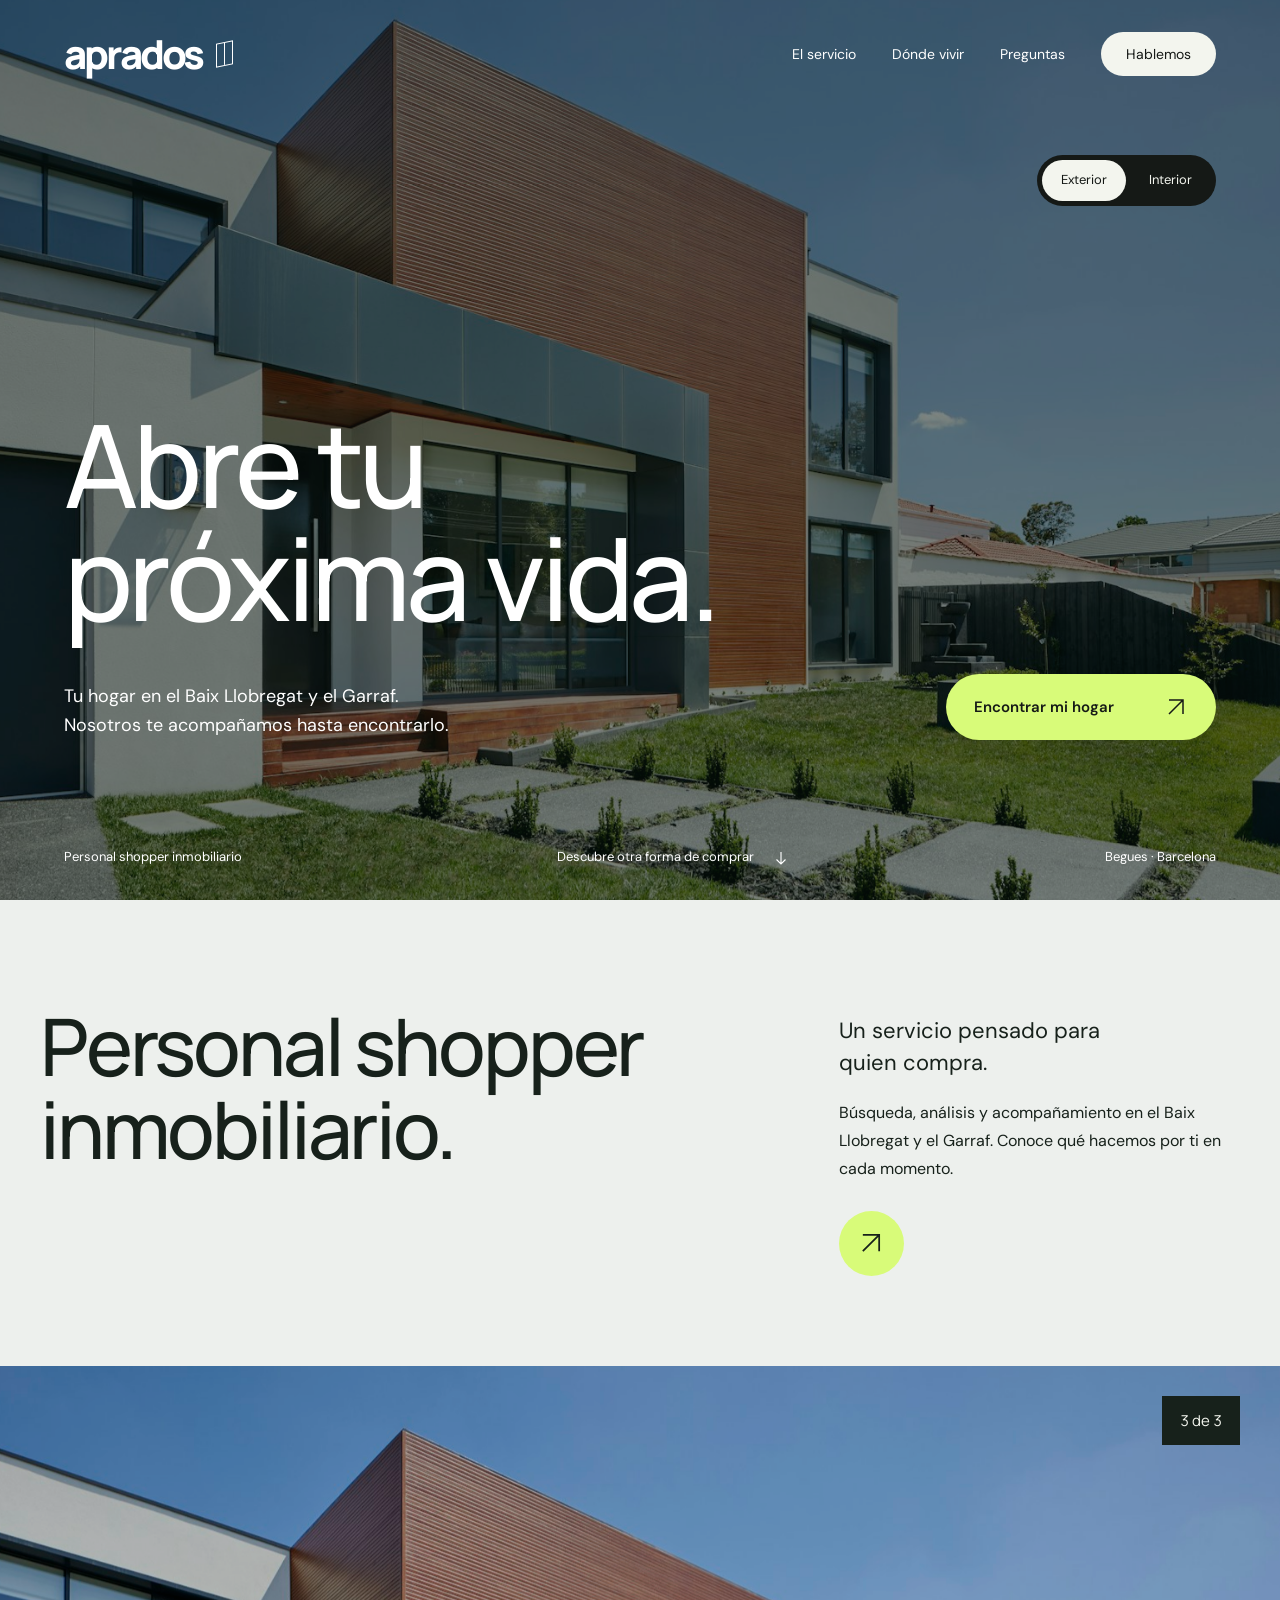
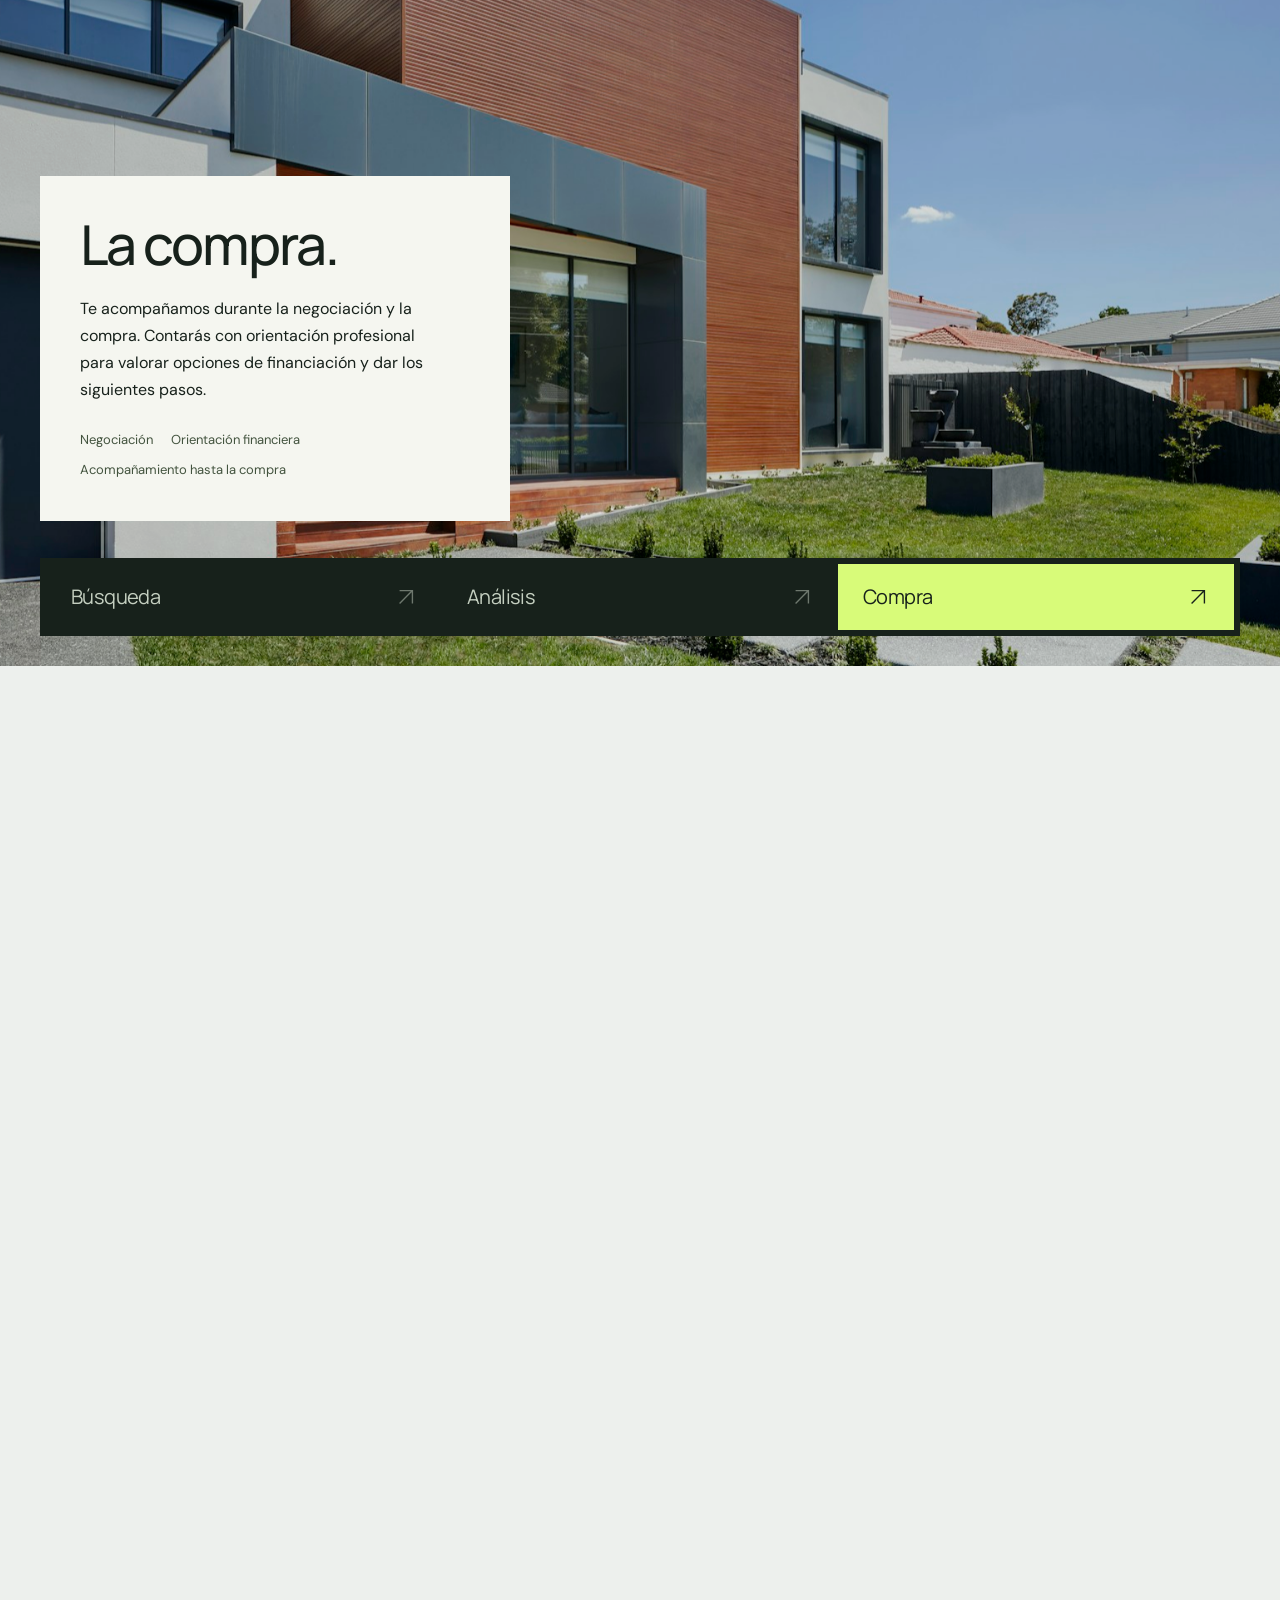
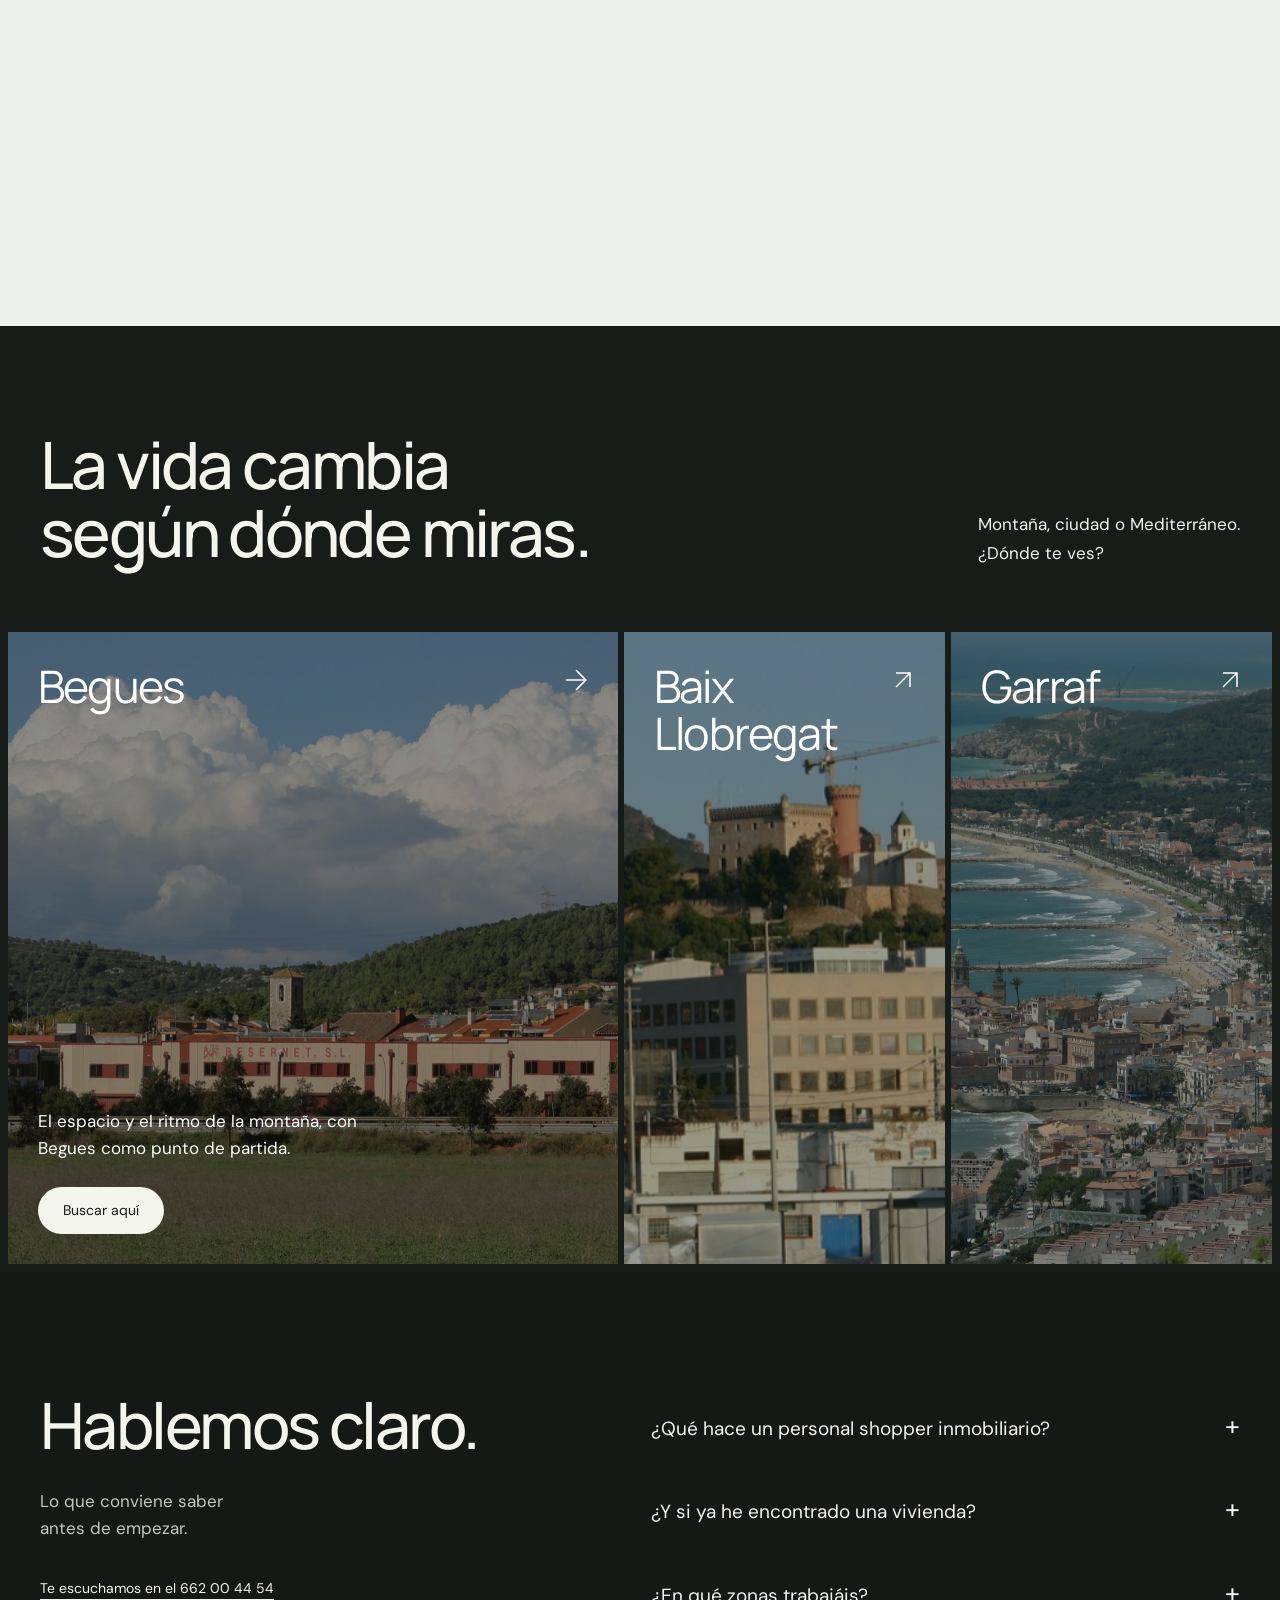
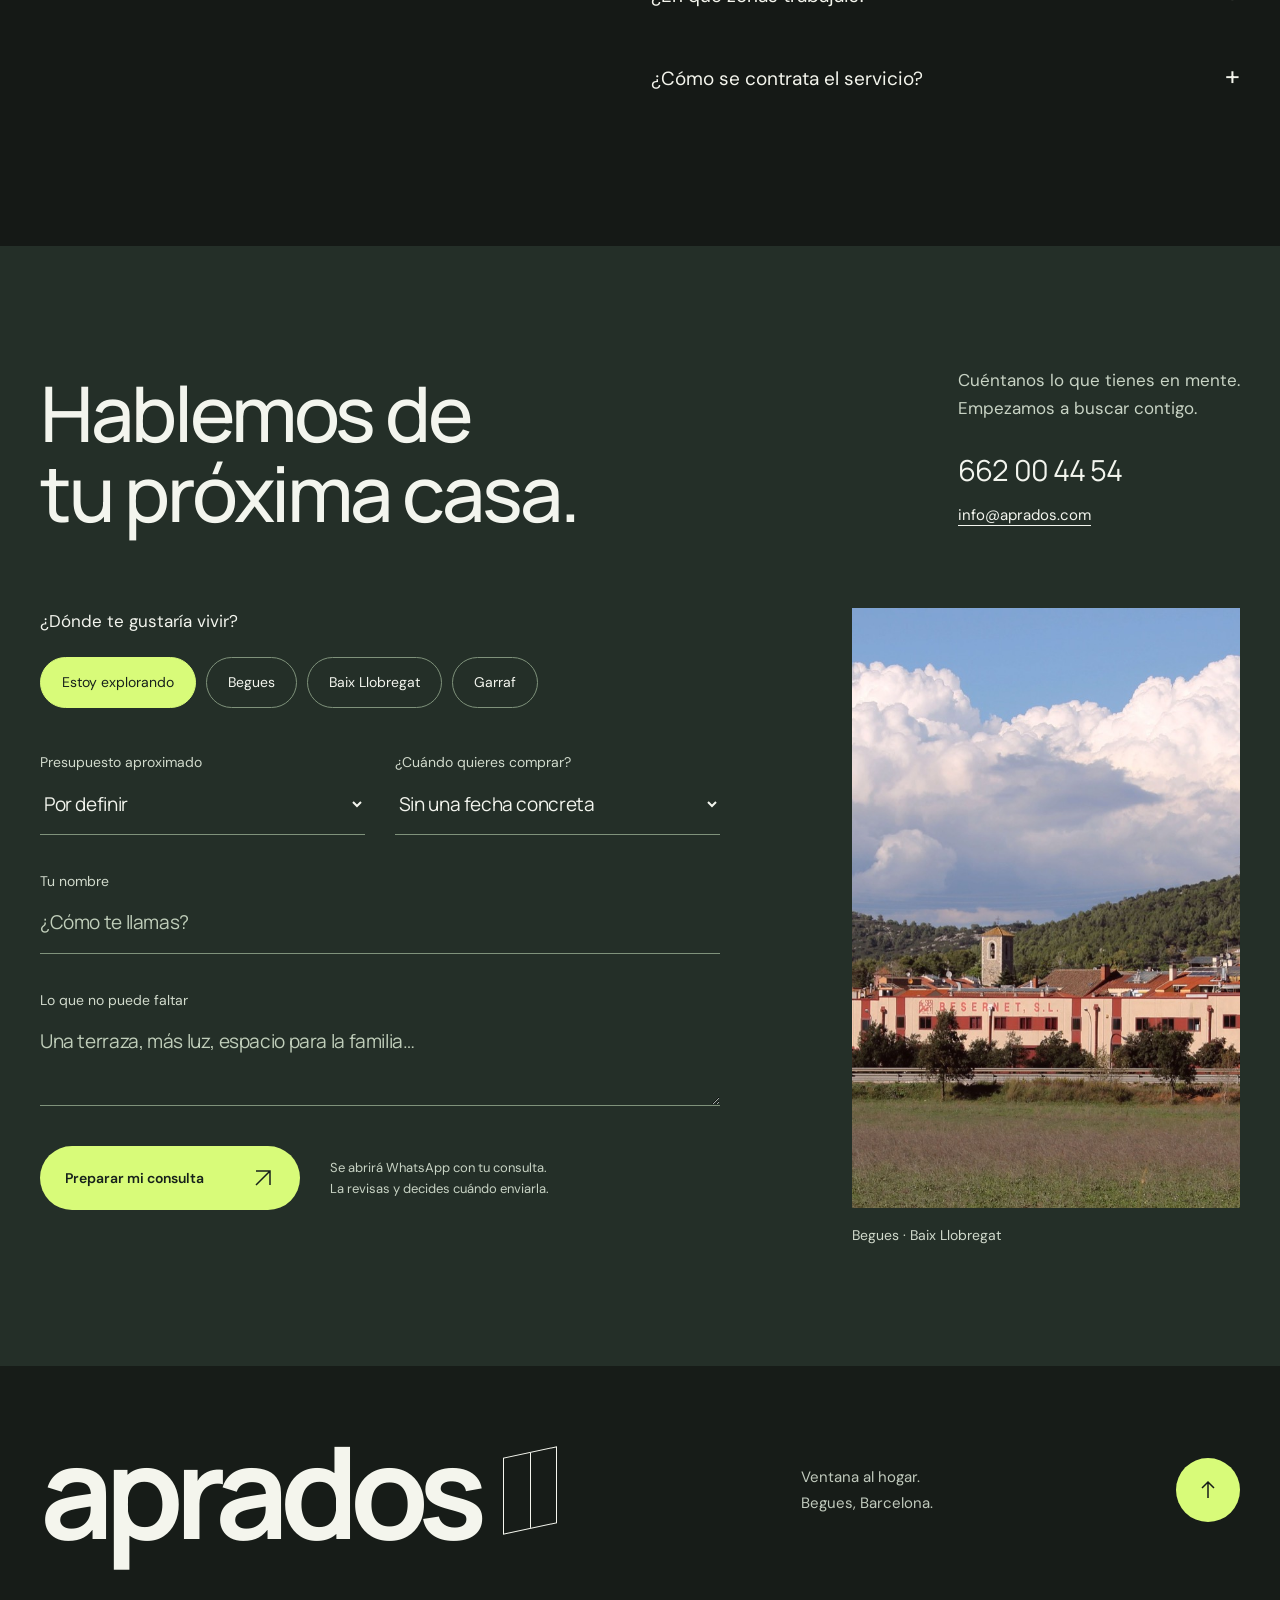
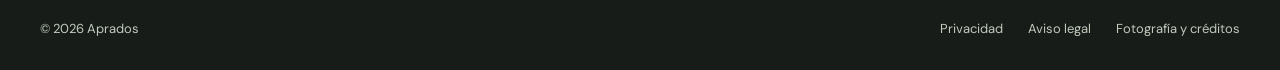
<file: index.html>
<!doctype html>
<html lang="es">
<head>
 <meta charset="UTF-8"/><link rel="stylesheet" href="assets/style.css?v=8"/><meta name="viewport" content="width=device-width, initial-scale=1"/>
 <title>Aprados · Encuentra tu lugar en Baix Llobregat y Garraf</title>
 <meta name="description" content="Personal shopper inmobiliario en Baix Llobregat y Garraf. Aprados te acompaña desde la búsqueda de tu vivienda hasta la compra. Cuéntanos qué hogar buscas."/>
 <meta name="theme-color" content="#151916"/>
 <link rel="icon" href="favicon.svg" type="image/svg+xml"/>
 <link rel="stylesheet" href="assets/fonts.css"/>
</head>
<body>
 <a class="skip" href="#contenido">Saltar al contenido</a>
 <header class="header wrap">
  <a href="./index.html" class="wordmark" aria-label="Aprados, inicio">aprados<span class="logo-window" aria-hidden="true"></span></a>
  <button class="menu-toggle" aria-expanded="false" aria-controls="navigation">Menú <span aria-hidden="true">+</span></button>
  <nav id="navigation" aria-label="Principal"><a href="#acompanamiento">El servicio</a><a href="#zonas">Dónde vivir</a><a href="#preguntas">Preguntas</a><a class="nav-contact" href="#contacto">Hablemos</a></nav>
 </header>
 <main id="contenido">
  <section class="hero" aria-labelledby="hero-heading">
   <div class="hero-visual"><img src="images/home.jpg" alt="Una vivienda abierta a la luz y al jardín" width="1600" height="1100" fetchpriority="high"/></div>
   <div class="hero-view" role="group" aria-label="Ver ambientes"><button class="active" data-view="exterior" aria-pressed="true">Exterior</button><button data-view="interior" aria-pressed="false">Interior</button></div>
   <div class="hero-content wrap"><h1 id="hero-heading"><span class="line"><span>Abre tu</span></span><span class="line"><span>próxima vida.</span></span></h1><div class="hero-bottom"><p>Tu hogar en el Baix Llobregat y el Garraf.<br/>Nosotros te acompañamos hasta encontrarlo.</p><a class="button hero-button" href="#contacto">Encontrar mi hogar <svg viewBox="0 0 24 24" fill="none" aria-hidden="true"><path d="M5 19 19 5M5 5h14v14"/></svg></a></div></div>
   <div class="hero-foot wrap"><span>Personal shopper inmobiliario</span><a href="#vision">Descubre otra forma de comprar <svg viewBox="0 0 24 24" fill="none" aria-hidden="true"><path d="M12 4v16m-6-6 6 6 6-6"/></svg></a><span>Begues · Barcelona</span></div>
  </section>
  <section id="vision" class="purchase-experience">
   <header id="acompanamiento" class="purchase-heading page-grid"><h2>Personal shopper<br/>inmobiliario.</h2><div><p>Un servicio pensado para quien compra.</p><p>Búsqueda, análisis y acompañamiento en el Baix Llobregat y el Garraf. Conoce qué hacemos por ti en cada momento.</p><a class="purchase-contact" href="#contacto" aria-label="Hablar sobre mi búsqueda"><svg viewBox="0 0 24 24" fill="none" aria-hidden="true"><path d="M5 19 19 5M5 5h14v14"/></svg></a></div></header>
   <div class="purchase-runway"><div class="purchase-stage">
    <div class="purchase-media"><img class="purchase-photo" src="images/interior.jpg" alt="Espacio luminoso que representa la búsqueda de una vivienda" width="1600" height="1100" loading="lazy"/><div class="purchase-film"></div></div>
    <div class="purchase-copy">
     <article class="purchase-panel" id="purchase-search"><h3>La búsqueda.</h3><p>Definimos contigo la zona, las necesidades y el presupuesto. Seleccionamos viviendas según tus criterios y te acompañamos en las visitas.</p><ul><li>Tu forma de vivir</li><li>Selección de opciones</li><li>Visitas acompañadas</li></ul></article>
     <article class="purchase-panel" id="purchase-analysis"><h3>El análisis.</h3><p>Miramos la vivienda en profundidad. Analizamos su situación legal y técnica para que conozcas sus posibilidades y sus riesgos antes de decidir.</p><ul><li>Situación legal</li><li>Estado de la propiedad</li><li>Posibilidades y riesgos</li></ul></article>
     <article class="purchase-panel" id="purchase-buy"><h3>La compra.</h3><p>Te acompañamos durante la negociación y la compra. Contarás con orientación profesional para valorar opciones de financiación y dar los siguientes pasos.</p><ul><li>Negociación</li><li>Orientación financiera</li><li>Acompañamiento hasta la compra</li></ul></article>
    </div>
    <div class="purchase-caption"><span>Un proceso completo.<br/>Una decisión tuya.</span><span class="purchase-counter" aria-live="off">1 de 3</span></div>
    <nav class="purchase-nav" aria-label="Etapas del servicio"><button type="button" data-purchase="0" aria-controls="purchase-search" aria-pressed="true"><span>Búsqueda</span><svg viewBox="0 0 24 24" fill="none" aria-hidden="true"><path d="M5 19 19 5M5 5h14v14"/></svg></button><button type="button" data-purchase="1" aria-controls="purchase-analysis" aria-pressed="false"><span>Análisis</span><svg viewBox="0 0 24 24" fill="none" aria-hidden="true"><path d="M5 19 19 5M5 5h14v14"/></svg></button><button type="button" data-purchase="2" aria-controls="purchase-buy" aria-pressed="false"><span>Compra</span><svg viewBox="0 0 24 24" fill="none" aria-hidden="true"><path d="M5 19 19 5M5 5h14v14"/></svg></button></nav>
   </div></div>
  </section>
  <section id="zonas" class="territory">
   <div class="territory-title page-grid"><h2>La vida cambia<br/>según dónde miras.</h2><p>Montaña, ciudad o Mediterráneo.<br/>¿Dónde te ves?</p></div>
   <div class="territory-panels" role="group" aria-label="Explora las zonas de búsqueda">
    <article class="territory-panel selected" data-territory="Begues"><img src="images/begues-panorama.jpg" alt="Panorámica real de Begues entre las montañas" width="1600" height="1000" loading="lazy"/><div class="territory-shade"></div><button class="territory-trigger" aria-expanded="true" aria-controls="territory-begues"><span>Begues</span><svg viewBox="0 0 24 24" fill="none" aria-hidden="true"><path d="M5 19 19 5M5 5h14v14"/></svg></button><div class="territory-info" id="territory-begues"><p>El espacio y el ritmo de la montaña, con Begues como punto de partida.</p><a href="#contacto" data-zone-choice="Begues">Buscar aquí</a></div></article>
    <article class="territory-panel" data-territory="Baix Llobregat"><img src="images/baix.jpg" alt="Castillo de Castelldefels en el Baix Llobregat" width="1200" height="1200" loading="lazy"/><div class="territory-shade"></div><button class="territory-trigger" aria-expanded="false" aria-controls="territory-baix"><span>Baix Llobregat</span><svg viewBox="0 0 24 24" fill="none" aria-hidden="true"><path d="M5 19 19 5M5 5h14v14"/></svg></button><div class="territory-info" id="territory-baix" hidden><p>Conecta tu casa con el trabajo, los servicios y lo que forma parte de tu día.</p><a href="#contacto" data-zone-choice="Baix Llobregat">Buscar aquí</a></div></article>
    <article class="territory-panel" data-territory="Garraf"><img src="images/garraf.jpg" alt="Vista de Sitges y su costa mediterránea" width="1400" height="1100" loading="lazy"/><div class="territory-shade"></div><button class="territory-trigger" aria-expanded="false" aria-controls="territory-garraf"><span>Garraf</span><svg viewBox="0 0 24 24" fill="none" aria-hidden="true"><path d="M5 19 19 5M5 5h14v14"/></svg></button><div class="territory-info" id="territory-garraf" hidden><p>El Mediterráneo cerca. Exploremos la ubicación que encaja con tu próxima etapa.</p><a href="#contacto" data-zone-choice="Garraf">Buscar aquí</a></div></article>
   </div>
  </section>
  <section id="preguntas" class="answers page-section page-grid"><div class="answers-title"><h2>Hablemos claro.</h2><p>Lo que conviene saber<br/>antes de empezar.</p><a class="editorial-link" href="tel:+34662004454">Te escuchamos en el 662 00 44 54</a></div><div class="answers-list">
   <details><summary>¿Qué hace un personal shopper inmobiliario?<span aria-hidden="true">+</span></summary><p>Te acompaña como comprador: define contigo la búsqueda, selecciona opciones y analiza la vivienda antes de que decidas. Aprados te orienta durante el proceso de compra.</p></details>
   <details><summary>¿Y si ya he encontrado una vivienda?<span aria-hidden="true">+</span></summary><p>Podemos hablar de la vivienda que has encontrado y del acompañamiento que necesitas para valorar sus posibilidades y riesgos antes de comprar.</p></details>
   <details><summary>¿En qué zonas trabajáis?<span aria-hidden="true">+</span></summary><p>Trabajamos en el Baix Llobregat y el Garraf, con base en Begues. Cuéntanos dónde quieres vivir para valorar tu búsqueda.</p></details>
   <details><summary>¿Cómo se contrata el servicio?<span aria-hidden="true">+</span></summary><p>Empezamos por conocer tu situación y el alcance del acompañamiento. Los honorarios y las condiciones se concretan contigo antes de contratar.</p></details>
  </div></section>
  <section id="contacto" class="buyer-contact page-section" aria-labelledby="contact-title"><div class="page-grid">
   <div class="buyer-contact-heading"><h2 id="contact-title">Hablemos de<br/>tu próxima casa.</h2><div><p>Cuéntanos lo que tienes en mente.<br/>Empezamos a buscar contigo.</p><a href="tel:+34662004454">662 00 44 54</a><a href="mailto:info@aprados.com">info@aprados.com</a></div></div>
   <div class="buyer-contact-layout"><form id="buyer-form" class="buyer-brief">
    <fieldset class="contact-zones"><legend>¿Dónde te gustaría vivir?</legend><div class="zone-choices"><label><input type="radio" name="zona" value="Estoy explorando" checked/><span>Estoy explorando</span></label><label><input type="radio" name="zona" value="Begues"/><span>Begues</span></label><label><input type="radio" name="zona" value="Baix Llobregat"/><span>Baix Llobregat</span></label><label><input type="radio" name="zona" value="Garraf"/><span>Garraf</span></label></div></fieldset>
    <div class="brief-fields"><label>Presupuesto aproximado<select name="presupuesto"><option value="Por definir">Por definir</option><option>Hasta 250.000 €</option><option>250.000–400.000 €</option><option>400.000–600.000 €</option><option>Más de 600.000 €</option></select></label><label>¿Cuándo quieres comprar?<select name="plazo"><option>Sin una fecha concreta</option><option>Estoy empezando a buscar</option><option>En los próximos 3 meses</option><option>En los próximos 6 meses</option></select></label></div>
    <label class="brief-name">Tu nombre<input name="nombre" autocomplete="given-name" placeholder="¿Cómo te llamas?" required maxlength="80"/></label>
    <label class="brief-message">Lo que no puede faltar<textarea name="mensaje" rows="2" maxlength="1500" placeholder="Una terraza, más luz, espacio para la familia…"></textarea></label>
    <div class="brief-submit"><button class="button" type="submit">Preparar mi consulta <svg viewBox="0 0 24 24" fill="none" aria-hidden="true"><path d="M5 19 19 5M5 5h14v14"/></svg></button><p>Se abrirá WhatsApp con tu consulta.<br/>La revisas y decides cuándo enviarla.</p></div>
   </form>
   <figure class="contact-visual"><div class="contact-visual-frame"><img id="brief-photo" src="images/begues-panorama.jpg" alt="Panorámica de Begues entre las montañas" width="1100" height="1400" loading="lazy"/></div><figcaption id="contact-location" aria-live="polite">Begues · Baix Llobregat</figcaption></figure>
   </div>
  </div></section>
 </main>
 <footer class="closing"><div class="page-grid closing-top"><a class="closing-brand" href="#contenido">aprados<span class="logo-window" aria-hidden="true"></span></a><p>Ventana al hogar.<br/>Begues, Barcelona.</p><a class="closing-up" href="#contenido" aria-label="Volver al inicio"><svg viewBox="0 0 24 24" fill="none" aria-hidden="true"><path d="M12 20V4m-6 6 6-6 6 6"/></svg></a></div><div class="page-grid closing-bottom"><span>© 2026 Aprados</span><nav aria-label="Información legal"><a href="https://aprados.com/politica-privacidad/" target="_blank" rel="noopener">Privacidad</a><a href="https://aprados.com/aviso-legal" target="_blank" rel="noopener">Aviso legal</a><a href="creditos.html">Fotografía y créditos</a></nav></div></footer>
 <script src="assets/main.js?v=8" defer></script>
</body>
</html>
</file>
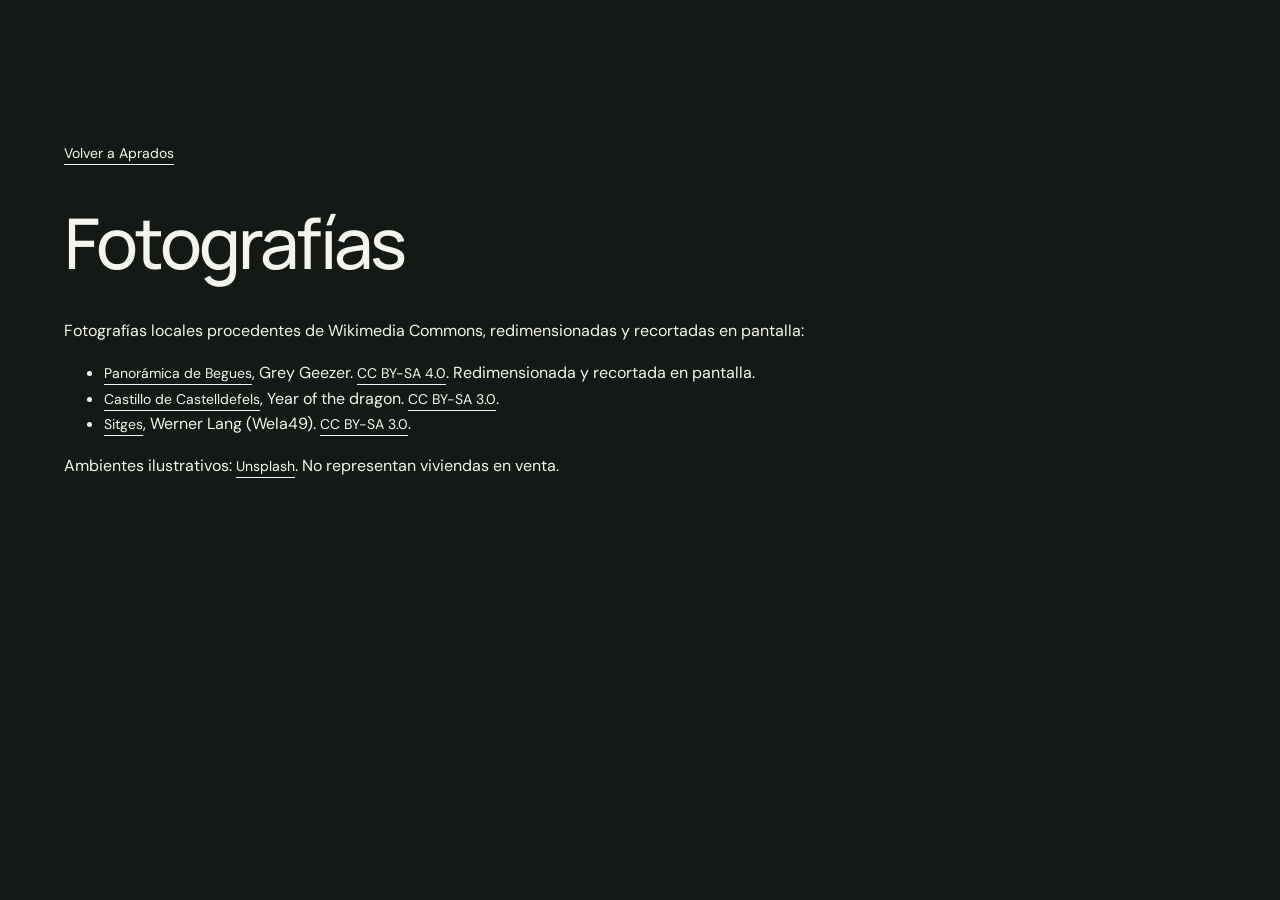
<file: creditos.html>
<!doctype html><html lang="es"><head><meta charset="utf-8"><meta name="viewport" content="width=device-width,initial-scale=1"><title>Créditos · Aprados</title><link rel="stylesheet" href="assets/fonts.css"><link rel="stylesheet" href="assets/style.css"></head><body><main class="wrap section"><a class="text-link" href="index.html">Volver a Aprados</a><h1 style="font-size:clamp(36px,6vw,70px);margin:40px 0">Fotografías</h1><p>Fotografías locales procedentes de Wikimedia Commons, redimensionadas y recortadas en pantalla:</p><ul><li><a class="text-link" href="https://commons.wikimedia.org/wiki/File:2014-10-13-Begues-Panorama.jpg">Panorámica de Begues</a>, Grey Geezer. <a class="text-link" href="https://creativecommons.org/licenses/by-sa/4.0/">CC BY-SA 4.0</a>. Redimensionada y recortada en pantalla.</li><li><a class="text-link" href="https://commons.wikimedia.org/wiki/File:Spain.Castelldefels.Castell.jpg">Castillo de Castelldefels</a>, Year of the dragon. <a class="text-link" href="https://creativecommons.org/licenses/by-sa/3.0/">CC BY-SA 3.0</a>.</li><li><a class="text-link" href="https://commons.wikimedia.org/wiki/File:Sitges_-_Ansicht_4.jpg">Sitges</a>, Werner Lang (Wela49). <a class="text-link" href="https://creativecommons.org/licenses/by-sa/3.0/">CC BY-SA 3.0</a>.</li></ul><p>Ambientes ilustrativos: <a class="text-link" href="https://images.unsplash.com/photo-1600210492486-724fe5c67fb0">Unsplash</a>. No representan viviendas en venta.</p></main></body></html>
</file>
<file: assets/style.css>
:root{--bg:#151916;--surface:#202720;--ink:#f3f5ee;--muted:#bfc8bb;--accent:#d8fb79;--paper:#f0f2ea;--font-display:'Manrope',sans-serif;--font-body:'DM Sans',sans-serif;--margin:5vw;--ease:cubic-bezier(.16,1,.3,1)}*{box-sizing:border-box}html{scroll-behavior:smooth;scroll-padding-top:30px}body{margin:0;background:var(--bg);color:var(--ink);font:16px/1.6 var(--font-body)}::selection{background:var(--accent);color:var(--bg)}a{color:inherit;text-decoration:none;text-underline-offset:6px}button,input,select,textarea{font:inherit}button{cursor:pointer}button,a,input,select,textarea{-webkit-tap-highlight-color:transparent}a:focus-visible,button:focus-visible,input:focus-visible,select:focus-visible,textarea:focus-visible,summary:focus-visible{outline:2px solid currentColor;outline-offset:6px}img{display:block;width:100%;height:100%;object-fit:cover}figure,h1,h2,h3,p{margin:0}h1,h2,h3{font-family:var(--font-display);font-weight:500;letter-spacing:-.04em;line-height:1.04}h1,h2{text-wrap:balance}h2{font-size:clamp(38px,5.1vw,76px)}p{text-wrap:pretty}svg{width:24px;height:24px;stroke:currentColor;stroke-width:1.5}.wrap{width:calc(100% - var(--margin)*2);max-width:1700px;margin-inline:auto}.section{padding-block:140px}.header{position:absolute;z-index:10;inset:0 0 auto;display:flex;align-items:center;justify-content:space-between;padding-block:32px;color:#fff}.wordmark{font-family:var(--font-display);font-weight:800;font-size:40px;letter-spacing:-.07em;line-height:1;display:flex;align-items:center;gap:14px}.logo-window{display:inline-block;width:.42em;height:.6em;border:1.5px solid currentColor;transform:skewY(-12deg);position:relative}.logo-window:before{content:'';position:absolute;left:50%;height:100%;border-left:1px solid currentColor}.header nav{display:flex;align-items:center;gap:36px;font-size:14px}.header nav a:not(.nav-contact){position:relative}.header nav a:not(.nav-contact):after{content:'';position:absolute;bottom:-5px;left:0;right:0;height:1px;background:currentColor;transform:scaleX(0);transform-origin:left;transition:transform .3s var(--ease)}.header nav a:hover:after{transform:scaleX(1)}.nav-contact{background:var(--ink);color:var(--bg);padding:11px 25px;border-radius:50px;transition:background .25s}.nav-contact:hover{background:var(--accent)}.menu-toggle{display:none}.hero{height:max(820px,100svh);min-height:720px;position:relative;isolation:isolate;overflow:hidden;display:flex;align-items:end}.hero-visual{position:absolute;inset:0;z-index:-2;background:#26382d;overflow:hidden}.hero-visual:after{content:'';position:absolute;inset:0;background:rgba(7,21,14,.5)}.hero-visual img{object-position:50% 65%;transform:scale(1.08);animation:hero-land 1.8s var(--ease) both}.hero-content{padding-bottom:160px}.hero h1{font-size:clamp(75px,9vw,138px);font-weight:500;letter-spacing:-.055em;line-height:.98;max-width:1250px;color:#fff}.line{display:block;overflow:hidden;padding-bottom:.12em;margin-bottom:-.12em}.line>span{display:block;animation:line-arrive 1.2s var(--ease) both}.line:nth-child(2)>span{animation-delay:.12s}.hero-bottom{display:flex;align-items:end;justify-content:space-between;gap:35px;margin-top:40px}.hero-bottom>p{max-width:480px;color:#fff;font-size:18px;line-height:1.6}.button{display:inline-flex;align-items:center;justify-content:space-between;gap:40px;padding:21px 28px;border:0;border-radius:50px;background:var(--accent);color:var(--bg);font-size:15px;font-weight:600;transition:background .25s,transform .3s var(--ease)}.button svg{transition:transform .3s var(--ease)}.button:hover{background:#e9ffad;transform:translateY(-3px)}.button:hover svg{transform:translate(3px,-3px)}.button:active{transform:scale(.97)}.hero-button{min-width:270px}.hero-foot{position:absolute;inset:auto 0 32px;display:flex;align-items:center;justify-content:space-between;font-size:13px;color:#fff}.hero-foot a{display:flex;align-items:center;gap:18px}.hero-foot svg{width:18px;height:18px}.vision{overflow:hidden;background:var(--paper);color:var(--bg);padding-bottom:110px}.vision-top{display:flex;align-items:end;justify-content:space-between;gap:60px}.vision-top h2{font-size:clamp(38px,5vw,72px);max-width:850px}.vision-top p{max-width:320px;font-size:17px}.vision-collage{height:670px;position:relative;margin-top:80px;display:grid;grid-template-columns:repeat(12,1fr);gap:24px}.collage-one{grid-column:1/4;width:100%;height:330px;align-self:end;z-index:1;overflow:hidden}.collage-two{grid-column:6/13;align-self:start;height:460px;z-index:1}.collage-two img{height:100%;object-position:center}.vision-word{position:absolute;left:14%;bottom:45px;font-size:clamp(140px,27vw,430px);font-family:var(--font-display);letter-spacing:-.08em;font-weight:600;line-height:1;color:#b2bda9;z-index:0}.round-link{position:absolute;right:0;bottom:20px;display:grid;place-items:center;width:96px;height:96px;border:1px solid var(--bg);border-radius:50%;transition:background .3s,transform .3s}.round-link svg{width:36px;height:36px}.round-link:hover{background:var(--accent);transform:rotate(45deg)}figcaption{font-size:13px;margin-top:14px}.service{display:grid;grid-template-columns:1fr 1fr;gap:8%;align-items:start;position:relative}.service-heading{position:sticky;top:75px;padding-bottom:40px}.service-heading h2{font-size:clamp(38px,4.7vw,68px)}.service-heading>p{max-width:340px;margin-top:34px;color:var(--muted);font-size:17px}.steps{padding-top:0}.steps article{position:sticky;top:45px;min-height:390px;padding:40px;background:var(--surface);margin-bottom:28px;border-radius:4px;overflow:hidden}.step-label{display:block;font-size:13px;margin-bottom:55px}.steps article h3{font-size:clamp(32px,3.4vw,49px);max-width:500px}.steps p{max-width:380px;margin-top:28px;font-size:16px;color:inherit}.steps article:nth-child(2){background:#bdceb8;color:var(--bg);top:65px}.steps article:nth-child(3){background:#e6ebde;color:var(--bg);top:85px}.steps article:nth-child(4){background:var(--accent);color:var(--bg);top:105px;margin-bottom:0}.panorama{grid-column:1/-1;position:relative;overflow:hidden;margin-top:110px}.panorama img{aspect-ratio:2.2;object-position:center 65%;transform:scale(1.08)}.panorama figcaption{margin-top:20px;color:var(--muted)}.places{background:#dce4d5;color:var(--bg);overflow:hidden}.places-heading{display:flex;align-items:end;justify-content:space-between;gap:50px}.places-heading p{max-width:340px;font-size:17px}.place-layout{display:grid;grid-template-columns:5fr 7fr;gap:0 7%;margin-top:85px;align-items:start}.place-list{grid-column:1;z-index:1;position:relative}.place{display:flex;flex-direction:column;align-items:start;width:100%;text-align:left;background:none;border:0;color:#5c6858;padding:20px 0 24px;font-family:var(--font-display);font-size:clamp(36px,4.4vw,64px);letter-spacing:-.045em;line-height:1.2;transition:color .3s,transform .5s var(--ease)}.place span{display:block;margin-top:10px;font:14px var(--font-body);letter-spacing:0}.place.active,.place:hover{color:var(--bg);transform:translateX(16px)}.place.active:before{content:'';position:absolute;left:-24px;margin-top:.5em;width:8px;height:8px;border-radius:50%;background:var(--bg)}.place-photo{grid-column:2;grid-row:1/3;position:relative}.place-photo img{aspect-ratio:.98;object-position:center;transition:filter .4s;clip-path:inset(0)}.place-photo figcaption{font-size:13px}.place-detail{grid-column:1;margin-top:48px;max-width:390px}.place-detail p{font-size:16px;margin-bottom:28px}.text-link{text-decoration:underline;font-size:14px}.text-link:hover{text-decoration-thickness:2px}.questions{display:grid;grid-template-columns:4fr 6fr;gap:12%;align-items:start}.questions>figure{position:sticky;top:60px;overflow:hidden}.questions>figure img{aspect-ratio:.74;transition:transform 1s var(--ease)}.questions>figure:hover img{transform:scale(1.04)}.questions h2{font-size:clamp(38px,4.3vw,62px)}.faq-intro{margin-top:25px;color:var(--muted)}.faq-list{margin-block:45px 30px}details{padding-block:22px}summary{list-style:none;cursor:pointer;font-size:19px;display:flex;justify-content:space-between;gap:30px;align-items:baseline}summary::-webkit-details-marker{display:none}summary span{font-size:28px;line-height:1;transition:transform .3s}details[open] summary span{transform:rotate(45deg)}details p{max-width:53ch;font-size:16px;color:var(--muted);margin-top:20px}details[open] p{animation:answer-in .4s var(--ease)}.contact{background:var(--accent);color:var(--bg);position:relative;overflow:hidden}.contact-grid{display:grid;grid-template-columns:5fr 6fr;gap:10%}.contact h2{font-size:clamp(42px,4.7vw,68px)}.contact-grid>div>p{margin-top:30px;max-width:360px;font-size:17px}.contact-phone{display:block;font-family:var(--font-display);font-size:38px;letter-spacing:-.04em;margin-top:45px}.contact-grid>div>.text-link{display:inline-block;margin-top:8px}.form-row{display:grid;grid-template-columns:1fr 1fr;gap:26px}label{font-size:13px;display:block}input,select,textarea{display:block;width:100%;border:0;border-bottom:1px solid #6b7e47;background:transparent;color:var(--bg);border-radius:0;padding:15px 0;margin-bottom:32px;font-size:16px;caret-color:var(--bg)}input::placeholder,textarea::placeholder{color:#42542a;opacity:1}select{cursor:pointer}select option{background:var(--accent)}textarea{resize:vertical;min-height:110px}form .button{width:100%;background:var(--bg);color:var(--ink);margin-top:10px}form .button:hover{background:#34452b}.form-note{font-size:13px;margin-top:17px;max-width:400px}#form-status:empty{display:none}.footer{padding-top:70px;padding-bottom:30px}.footer-top{display:flex;justify-content:space-between;gap:35px;font-size:14px;color:var(--muted)}.footer-top nav{display:grid;grid-template-columns:1fr 1fr;gap:10px 40px}.footer-top a:hover{text-decoration:underline}.footer-word{font-family:var(--font-display);font-size:clamp(90px,20.2vw,320px);font-weight:700;letter-spacing:-.075em;line-height:1.3;display:flex;align-items:center;justify-content:space-between;margin-top:70px}.footer-word .logo-window{font-size:.7em;margin-right:.1em}.footer-bottom{display:flex;justify-content:space-between;font-size:14px;margin-top:12px}.credits{font-size:13px;color:var(--muted);margin-top:35px}.credits a{text-decoration:underline}.skip{position:fixed;top:-80px;left:20px;background:var(--accent);color:var(--bg);padding:12px 20px;z-index:100}.skip:focus{top:12px}.in-view{animation:content-arrive .9s var(--ease) both}.vision-collage.in-view{animation:none}.vision-collage.in-view .collage-one{animation:image-arrive 1.1s var(--ease) both}.vision-collage.in-view .collage-two{animation:image-arrive 1.3s var(--ease) both}.steps article.in-view{animation:card-arrive .8s var(--ease) both}.place-photo.switching img{animation:photo-switch .7s var(--ease) both}
@keyframes line-arrive{from{transform:translateY(105%)}to{transform:translateY(0)}}@keyframes hero-land{from{transform:scale(1.17)}to{transform:scale(1.08)}}@keyframes content-arrive{from{transform:translateY(32px)}to{transform:translateY(0)}}@keyframes image-arrive{from{clip-path:inset(12% 0 0 0);transform:translateY(45px)}to{clip-path:inset(0);transform:translateY(0)}}@keyframes card-arrive{from{transform:translateY(45px) rotate(2deg)}to{transform:translateY(0) rotate(0)}}@keyframes photo-switch{from{clip-path:inset(0 0 100% 0);filter:brightness(.8)}to{clip-path:inset(0);filter:brightness(1)}}@keyframes answer-in{from{transform:translateY(-8px);opacity:.5}to{transform:translateY(0);opacity:1}}
@media(min-width:1600px){.hero-content{padding-bottom:180px}.vision-collage{height:780px}.collage-one{height:400px}.collage-two{height:540px}}@media(max-width:1050px){.header nav{gap:22px}.hero{height:950px}.hero h1{font-size:clamp(80px,10vw,118px)}.hero-content{padding-bottom:175px}.vision-top{align-items:start;gap:40px}.vision-top p{max-width:280px}.vision-collage{height:540px}.collage-one{height:280px}.collage-two{height:370px}.vision-word{bottom:60px}.service{gap:5%}.steps article{padding:30px;min-height:390px}.step-label{margin-bottom:40px}.questions{gap:7%}.section{padding-block:105px}.contact-grid{gap:6%}}
@media(max-width:650px){:root{--margin:6vw}.header{padding-block:24px}.wordmark{font-size:32px}.menu-toggle{display:flex;align-items:center;gap:15px;border:0;background:none;color:#fff;font-size:14px;padding:8px 0}.menu-toggle span{font-size:24px}.header nav{display:none;position:absolute;top:80px;left:0;right:0;padding:28px;background:var(--bg);flex-direction:column;align-items:start;gap:24px}.header nav.open{display:flex;animation:content-arrive .35s var(--ease)}.hero{height:100svh;min-height:760px;max-height:1000px}.hero-visual img{object-position:57% center}.hero-visual:after{background:rgba(7,21,14,.57)}.hero-content{padding-bottom:155px}.hero h1{font-size:clamp(48px,11.9vw,77px);letter-spacing:-.05em;line-height:1.04}.hero-bottom{display:block;margin-top:28px}.hero-bottom>p{font-size:16px;max-width:33ch}.hero-button{margin-top:30px;min-width:245px}.button{font-size:14px;padding:18px 24px;min-height:58px}.hero-foot{bottom:30px;align-items:end}.hero-foot>span{max-width:130px;font-size:12px}.hero-foot>span:last-child{display:none}.hero-foot a{font-size:12px;max-width:160px;gap:12px}.hero-foot svg{flex-shrink:0}.section{padding-block:80px}.vision-top{display:block}.vision-top h2{font-size:clamp(33px,8.5vw,52px);line-height:1.09;letter-spacing:-.045em}.vision-top p{max-width:34ch;margin-top:28px;font-size:16px}.vision-collage{height:470px;margin-top:45px;gap:12px}.collage-one{grid-column:1/5;height:220px;align-self:end;margin-bottom:40px}.collage-two{grid-column:5/13;height:270px}.collage-two figcaption{font-size:12px;max-width:20ch}.vision-word{font-size:34vw;left:22%;bottom:85px;line-height:1}.round-link{width:62px;height:62px;bottom:0}.round-link svg{width:26px;height:26px}.service{display:block}.service-heading{position:static;padding-bottom:0}.service-heading h2{font-size:clamp(36px,9vw,55px);line-height:1.08}.desktop-break{display:none}.service-heading>p{font-size:16px;max-width:none;margin-top:28px}.steps{margin-top:45px}.steps article{min-height:350px;padding:28px;margin-bottom:18px;top:20px}.steps article:nth-child(2){top:35px}.steps article:nth-child(3){top:50px}.steps article:nth-child(4){top:65px}.step-label{margin-bottom:42px}.steps article h3{font-size:36px;line-height:1.08}.steps p{font-size:16px;margin-top:24px}.panorama{margin-top:65px}.panorama img{aspect-ratio:1.2;object-position:50%}.panorama figcaption{font-size:13px}.places-heading{display:block}.places-heading h2{font-size:clamp(36px,8.7vw,54px)}.places-heading p{font-size:16px;margin-top:28px}.place-layout{display:flex;flex-direction:column;margin-top:35px;gap:0}.place-list{display:flex;gap:8px;flex-wrap:wrap;width:100%;margin-bottom:25px}.place{display:block;width:auto;padding:10px 15px;font-family:var(--font-body);font-size:13px;letter-spacing:0;color:var(--bg);border:1px solid #65755d;border-radius:30px}.place span{display:none}.place.active,.place:hover{transform:none}.place.active{background:var(--bg);color:var(--ink)}.place.active:before{display:none}.place-photo{width:100%}.place-photo img{aspect-ratio:1}.place-detail{margin-top:28px;max-width:none}.questions{display:flex;flex-direction:column;gap:45px}.questions>figure{position:static;width:73%;align-self:end}.questions>figure img{aspect-ratio:1}.questions h2{font-size:39px}.faq-intro{margin-top:22px;font-size:16px}.faq-list{margin-block:25px}summary{font-size:17px;gap:20px}details{padding-block:18px}details p{font-size:16px}.contact-grid{display:block}.contact h2{font-size:clamp(38px,9.5vw,58px)}.contact-grid>div>p{font-size:16px;margin-top:28px}.contact-phone{margin-top:30px;font-size:36px}.contact form{margin-top:50px}.form-row{grid-template-columns:1fr;gap:0}.footer{padding-top:45px}.footer-top{flex-wrap:wrap;font-size:13px;gap:25px}.footer-top nav{gap:12px 24px}.footer-top>a{display:none}.footer-word{font-size:20vw;margin-top:45px}.footer-bottom{font-size:13px;margin-top:15px}.credits{font-size:12px;line-height:1.7}.place-photo figcaption{font-size:13px}}
@media(prefers-reduced-motion:reduce){html{scroll-behavior:auto}*,*:before,*:after{animation:none!important;transition:none!important}.hero-visual img,.panorama img{transform:none!important}.vision-word{transform:none!important}}
.hero-view{position:absolute;right:5vw;top:155px;display:flex;gap:4px;background:var(--bg);padding:5px;border-radius:40px;z-index:2}.hero-view button{border:0;border-radius:30px;padding:10px 19px;color:var(--ink);background:transparent;font-size:13px;transition:background .25s,color .25s}.hero-view button.active{background:var(--ink);color:var(--bg)}.hero-visual.switching img{animation:room-change .85s var(--ease) both}@keyframes room-change{from{clip-path:inset(0 0 100% 0);transform:scale(1.13)}to{clip-path:inset(0);transform:scale(1.08)}}@media(max-width:650px){.hero-view{top:115px;right:6vw}.hero-view button{padding:9px 16px}.step-label{font-size:13px}.collage-two figcaption,.hero-foot>span,.hero-foot a,.credits{font-size:13px}}
/* The story holds the introduction, while each complete chapter remains readable. */
.service{display:block}.service-story{display:grid;grid-template-columns:1fr 1fr;gap:8%;align-items:start}.steps article,.steps article:nth-child(2),.steps article:nth-child(3),.steps article:nth-child(4){position:relative;top:auto;min-height:310px;display:flex;flex-direction:column;justify-content:center}.steps article h3{font-size:clamp(32px,3.2vw,46px)}.vision-collage{height:760px}.collage-one{margin-bottom:190px}.vision-word{font-size:clamp(120px,15vw,245px);left:31%;bottom:0;line-height:1;letter-spacing:-.04em}.round-link{bottom:15px}h1,h2,h3{letter-spacing:-.04em}.hero h1{letter-spacing:-.04em}.service-heading h2{font-size:clamp(38px,4.5vw,64px)}
@media(max-width:1050px){.service-story{gap:5%}.vision-collage{height:640px}.collage-one{margin-bottom:170px}.vision-word{font-size:19vw;left:27%}.steps article{min-height:300px}}
@media(max-width:650px){.service-story{display:block}.steps article,.steps article:nth-child(2),.steps article:nth-child(3),.steps article:nth-child(4){min-height:300px}.vision-collage{height:490px}.collage-one{margin-bottom:145px;height:190px}.vision-word{font-size:25vw;left:25%;bottom:0}.round-link{bottom:0}.hero h1{letter-spacing:-.04em}}

@supports(animation-timeline:view()){ @media(prefers-reduced-motion:no-preference){.panorama img{animation:window-open linear both;animation-timeline:view();animation-range:entry 0% cover 45%}@keyframes window-open{from{clip-path:inset(18% 14% 18% 14% round 160px)}to{clip-path:inset(0% 0% 0% 0% round 0px)}}}}
/* Preference-led search: a working brief, rather than an editorial collage. */
.home-finder{background:#f0f2ea;color:var(--bg);overflow:hidden}.finder-layout{display:grid;grid-template-columns:1fr 1fr;gap:0 8%;align-items:start}.finder-content{padding-block:12px}.finder-content h2{font-size:clamp(40px,4.8vw,70px);line-height:1.05}.finder-intro{margin-top:28px;font-size:17px}.finder-options{margin-top:40px}.finder-option{display:flex;justify-content:space-between;align-items:center;gap:25px;width:100%;padding:17px 0;border:0;background:none;color:#66745f;text-align:left;font-family:var(--font-display);font-size:clamp(27px,3vw,43px);letter-spacing:-.04em;line-height:1.2;transition:color .25s,transform .4s var(--ease)}.finder-option svg{opacity:0;transform:translate(-12px,12px);transition:opacity .25s,transform .4s var(--ease);width:30px;height:30px;flex-shrink:0}.finder-option.active,.finder-option:hover{color:var(--bg)}.finder-option.active svg,.finder-option:hover svg{opacity:1;transform:none}.finder-option.active>span{background:var(--accent);padding:6px 12px;margin-left:-12px}.finder-action{display:inline-flex;align-items:center;gap:30px;font-size:14px;margin-top:43px;padding-bottom:8px;text-decoration:underline}.finder-action svg{width:20px;height:20px;transition:transform .3s}.finder-action:hover svg{transform:translateX(6px)}.finder-picture{grid-column:2;grid-row:1/3}.finder-image{height:650px;overflow:hidden;background:#dce4d5}.finder-image img{object-position:58% center}.finder-picture figcaption{display:flex;justify-content:space-between;gap:24px;align-items:baseline;font-size:13px;margin-top:20px}.finder-count{white-space:nowrap;font-variant-numeric:tabular-nums}.finder-description{grid-column:1;align-self:end;max-width:390px;font-size:16px;margin-top:45px}.finder-picture.changing .finder-image img{animation:finder-wipe .75s var(--ease) both}@keyframes finder-wipe{from{clip-path:inset(0 100% 0 0);transform:scale(1.06)}to{clip-path:inset(0);transform:scale(1)}}
@media(max-width:1050px){.finder-layout{gap:0 6%}.finder-image{height:620px}.finder-content h2{font-size:42px}.finder-option{font-size:31px}.finder-description{font-size:16px}.finder-picture figcaption{font-size:13px}.finder-action{margin-top:30px}}
@media(max-width:650px){.finder-layout{display:flex;flex-direction:column;gap:0}.finder-content{width:100%;padding:0}.finder-content h2{font-size:clamp(37px,9.7vw,56px)}.finder-intro{font-size:16px;margin-top:24px}.finder-options{margin-top:24px}.finder-option{font-size:29px;padding-block:13px}.finder-option svg{width:25px;height:25px}.finder-action{margin-top:26px;margin-bottom:36px}.finder-picture{width:100%}.finder-image{height:auto;aspect-ratio:1.07}.finder-picture figcaption{font-size:13px;margin-top:16px}.finder-description{margin-top:24px;max-width:none;font-size:16px}}
input[type="hidden"]{display:none}
/* Perspective: a full-width architectural opening with native scroll. */
.perspective{background:#dce9ee;color:#172b33;overflow:hidden;padding-block:110px 65px}.perspective-heading{display:flex;justify-content:space-between;align-items:end;gap:60px;margin-bottom:65px}.perspective-heading h2{font-size:clamp(60px,8vw,115px);font-weight:500;letter-spacing:-.04em;line-height:1}.perspective-heading>p{max-width:335px;font-size:17px;line-height:1.65}.perspective-scene{width:100%;height:clamp(420px,53vw,790px);position:relative;overflow:hidden;isolation:isolate}.perspective-image{position:absolute;inset:0 0 125px;overflow:hidden}.perspective-image img{object-position:50% 58%;transform:scale(1.08)}.perspective-shutter{position:absolute;top:0;bottom:125px;width:20%;background:#dce9ee;z-index:2;pointer-events:none}.shutter-left{left:0}.shutter-right{right:0}.perspective-word{position:absolute;left:0;right:0;bottom:0;font-family:var(--font-display);font-size:clamp(80px,14.1vw,240px);font-weight:500;letter-spacing:-.065em;line-height:1;color:#172b33;text-align:center;pointer-events:none}.perspective-bottom{display:flex;justify-content:space-between;gap:40px;align-items:center;margin-top:45px}.perspective-bottom>p{font-size:16px;line-height:1.7;max-width:530px}.perspective-action{display:flex;align-items:center;gap:28px;font-size:14px;line-height:1.5}.perspective-arrow{display:grid;place-items:center;width:75px;height:75px;border:1px solid #657c85;border-radius:50%;transition:background .3s,transform .4s var(--ease)}.perspective-arrow svg{width:28px;height:28px}.perspective-action:hover .perspective-arrow{background:#fff;transform:rotate(45deg)}
@media(max-width:1050px){.perspective-heading{gap:35px;align-items:start}.perspective-heading h2{font-size:70px;max-width:600px}.perspective-heading>p{max-width:280px;font-size:16px}.perspective-scene{height:590px}.perspective-image,.perspective-shutter{bottom:100px}.perspective-word{font-size:14vw}}
@media(max-width:650px){.perspective{padding-block:75px 45px}.perspective-heading{display:block;margin-bottom:35px}.perspective-heading h2{font-size:clamp(42px,11.5vw,68px);white-space:nowrap}.perspective-heading>p{max-width:34ch;font-size:16px;margin-top:25px}.perspective-scene{height:450px}.perspective-image,.perspective-shutter{bottom:70px}.perspective-image img{object-position:60% center}.perspective-shutter{width:12%}.perspective-word{font-size:14vw;bottom:10px;letter-spacing:-.06em}.perspective-bottom{display:block;margin-top:25px}.perspective-bottom>p{font-size:15px;max-width:34ch}.perspective-bottom>p br{display:none}.perspective-action{justify-content:space-between;margin-top:30px;font-size:14px}.perspective-arrow{width:62px;height:62px}.perspective-action br{display:none}}
@media(prefers-reduced-motion:reduce){.perspective-shutter{display:none}.perspective-image img{transform:none!important}}
/* Aprados — complete buyer journey below the preserved opening. */
.page-grid{width:calc(100% - 80px);max-width:1800px;margin-inline:auto}.page-section{padding-block:120px}.buy-side{background:#f2f3f0;color:#171c18;padding:115px 0 70px;overflow:hidden}.buy-intro{display:grid;grid-template-columns:7fr 4fr;gap:8%;align-items:end}.buy-intro h2{font-size:clamp(48px,6.4vw,96px);line-height:1.02;font-weight:500;letter-spacing:-.04em}.intro-copy{max-width:420px}.intro-copy p:first-child{font-size:23px;line-height:1.45;margin-bottom:25px}.intro-copy p{font-size:16px;line-height:1.7}.editorial-link{display:inline-flex;align-items:center;gap:26px;font-size:14px;text-decoration:underline;text-underline-offset:6px;padding-block:10px;margin-top:25px}.editorial-link svg{width:20px;height:20px;transition:transform .3s}.editorial-link:hover svg{transform:translateX(7px)}.image-ribbon{display:grid;grid-template-columns:1.5fr .75fr .7fr;gap:20px;margin-top:75px;padding-inline:40px;align-items:center}.image-ribbon figure{overflow:hidden}.ribbon-wide{height:430px}.ribbon-wide img{object-position:55% center}.ribbon-tall{height:530px}.ribbon-tall img{object-position:50% center}.ribbon-note{display:flex;flex-direction:column;align-items:start;justify-content:space-between;height:310px;background:#d8fb79;color:#171c18;padding:30px;font-family:var(--font-display);font-size:clamp(25px,2.4vw,36px);letter-spacing:-.04em;line-height:1.1}.ribbon-note svg{width:90px;height:90px;stroke-width:1;align-self:end}.approach{background:#f2f3f0;color:#171c18}.approach-header{display:flex;justify-content:space-between;align-items:end;gap:50px}.approach h2{font-size:clamp(40px,5vw,74px)}.approach-header>p{font-size:17px;max-width:330px}.approach-board{display:grid;grid-template-columns:5fr 6fr;gap:10%;align-items:start;margin-top:70px}.approach-visual{position:sticky;top:45px;overflow:hidden}.approach-visual img{height:560px;object-fit:cover;object-position:center}.approach-visual figcaption{margin-top:16px;font-size:14px}.approach-visual.changing img{animation:process-picture .7s var(--ease) both}.process-item{padding:0 0 25px;margin-bottom:20px}.process-item summary{display:flex;align-items:center;justify-content:space-between;gap:24px;font-family:var(--font-display);font-size:clamp(38px,4.7vw,68px);letter-spacing:-.04em;line-height:1.2;color:#727d6b;transition:color .3s}.process-item summary>span{font:inherit;transform:none!important}.process-item summary svg{width:30px;height:30px;flex-shrink:0;transition:transform .4s}.process-item[open] summary{color:#171c18}.process-item[open] summary svg{transform:rotate(45deg)}.process-body{max-width:430px;margin-top:25px;padding-right:20px}.process-body p{color:#171c18;font-size:17px;line-height:1.7;margin:0}.process-body>span{display:block;margin-top:22px;font-size:13px;color:#45543d}.territory{background:#171c18;color:#f4f5ed;padding-top:105px}.territory-title{display:flex;justify-content:space-between;align-items:end;gap:50px;margin-bottom:65px}.territory h2{font-size:clamp(40px,5.1vw,76px)}.territory-title>p{font-size:17px;line-height:1.65;max-width:300px}.territory-panels{display:flex;gap:6px;height:640px;padding:0 8px 8px}.territory-panel{position:relative;flex:1;min-width:0;overflow:hidden;transition:flex .85s var(--ease);background:#333e32;isolation:isolate}.territory-panel.selected{flex:1.9}.territory-panel>img{position:absolute;inset:0;z-index:-2;object-position:center;transition:transform 1.1s var(--ease),filter .5s}.territory-panel:hover>img{transform:scale(1.035)}.territory-shade{position:absolute;inset:0;background:#08140c;opacity:.42;z-index:-1;transition:opacity .5s}.territory-panel.selected .territory-shade{opacity:.48}.territory-trigger{position:absolute;inset:0 0 auto;width:100%;border:0;background:none;color:#fff;display:flex;justify-content:space-between;align-items:start;text-align:left;padding:30px;min-height:140px;gap:20px}.territory-trigger span{font-family:var(--font-display);font-size:clamp(28px,3.5vw,50px);line-height:1.06;letter-spacing:-.04em;max-width:260px}.territory-trigger svg{width:24px;height:24px;flex-shrink:0;margin-top:6px;transition:transform .4s}.territory-panel.selected .territory-trigger svg{transform:rotate(45deg)}.territory-info{position:absolute;inset:auto 30px 30px;max-width:330px;color:#fff;animation:territory-copy .5s var(--ease)}.territory-info p{font-size:17px;line-height:1.6}.territory-info a{display:inline-block;margin-top:25px;background:#f4f5ed;color:#171c18;padding:12px 25px;border-radius:40px;font-size:14px}.territory-info a:hover{background:#d8fb79}.answers{display:grid;grid-template-columns:5fr 6fr;gap:10%;color:#f4f5ed}.answers h2{font-size:clamp(40px,5vw,70px)}.answers-title>p{font-size:17px;margin-top:30px;color:#c1cabd}.answers-title .editorial-link{font-size:14px;max-width:300px}.answers-list details{padding:20px 0;margin-bottom:12px}.answers-list summary{font-size:19px;line-height:1.5}.answers-list summary span{font-family:var(--font-body);font-size:27px;flex-shrink:0}.answers-list details p{font-size:16px;line-height:1.75;color:#c1cabd;max-width:53ch}.start-search{background:#e8eedf;color:#171c18;overflow:hidden}.search-title{display:flex;justify-content:space-between;align-items:end;gap:50px}.search-title h2{font-size:clamp(45px,6vw,86px)}.search-title>p{font-size:17px;max-width:310px}.search-form{margin-top:65px}.form-stages{display:flex;gap:35px;margin-bottom:65px}.form-stages button{border:0;background:transparent;color:#55644b;padding:10px 0;font-size:14px}.form-stages button[aria-current=step]{color:#171c18;text-decoration:underline;text-underline-offset:9px;text-decoration-thickness:2px}.search-step{margin:0;padding:0;border:0;min-width:0}.search-step legend{font-family:var(--font-display);font-size:clamp(30px,3.7vw,52px);letter-spacing:-.04em;line-height:1.2;margin-bottom:35px;float:left;width:100%}.search-step>select{font-family:var(--font-display);font-size:clamp(32px,5vw,72px);letter-spacing:-.04em;font-weight:500;width:100%;padding:20px 70px 20px 0;color:#171c18;border:0;border-bottom:1px solid #94a389;outline-offset:8px;background:transparent;margin-bottom:25px;line-height:1.3}.search-step select option{background:#e8eedf;color:#171c18;font-size:20px}.search-fields{display:grid;grid-template-columns:1fr 1fr;gap:50px;clear:both}.search-fields label{font-size:14px}.search-fields input,.search-fields select,.search-fields textarea{border:0;border-bottom:1px solid #94a389;color:#171c18;font-family:var(--font-display);font-size:clamp(22px,2.6vw,36px);letter-spacing:-.03em;padding-block:20px;line-height:1.5;min-height:85px;margin:0;background:none}.search-fields textarea{resize:vertical;height:120px;min-height:85px}.search-fields input::placeholder,.search-fields textarea::placeholder{color:#53634a;font-size:clamp(19px,2vw,28px);letter-spacing:-.02em}.search-step .step-help{font-size:15px;clear:both;margin-top:25px;max-width:550px;color:#45533d}.search-controls{display:flex;justify-content:end;gap:30px;margin-top:40px;align-items:center}.search-form .button{background:#171c18;color:#f4f5ed;width:auto;min-width:240px;margin:0}.search-form .button:hover{background:#33432b}.back-button{border:0;background:none;color:#171c18;padding:15px 5px;font-size:15px;text-decoration:underline;text-underline-offset:6px}.search-status{font-size:14px;clear:both}.search-status:empty{display:none}.direct-contact{display:flex;align-items:baseline;gap:35px;margin-top:65px;padding-top:35px;color:#45533d;font-size:14px}.direct-contact a{color:#171c18;text-decoration:underline;text-underline-offset:6px}.direct-contact a:first-of-type{font-family:var(--font-display);font-size:24px;letter-spacing:-.04em;text-decoration:none}.closing{background:#171c18;color:#f4f5ed;padding:60px 0 30px}.closing-top{display:flex;align-items:center;justify-content:space-between;gap:40px}.closing-brand{font-family:var(--font-display);font-size:clamp(60px,10vw,150px);letter-spacing:-.07em;font-weight:700;line-height:1;display:flex;align-items:center;gap:25px}.closing-top>p{font-size:15px;line-height:1.75;color:#c1cabd}.closing-up{display:grid;place-items:center;width:64px;height:64px;border-radius:50%;background:#d8fb79;color:#171c18;transition:transform .3s}.closing-up:hover{transform:translateY(-5px)}.closing-bottom{display:flex;justify-content:space-between;font-size:13px;color:#c1cabd;gap:30px;margin-top:65px}.closing-bottom nav{display:flex;gap:25px}.closing-bottom a:hover{text-decoration:underline}.sr-only{position:absolute!important;width:1px;height:1px;padding:0;margin:-1px;overflow:hidden;clip:rect(0,0,0,0);white-space:nowrap;border:0}[hidden]{display:none!important}.journey-in{animation:journey-rise .85s var(--ease) both}.image-ribbon.journey-in{animation:none}.image-ribbon.journey-in .ribbon-wide{animation:journey-photo 1.2s var(--ease) both}.image-ribbon.journey-in .ribbon-tall{animation:journey-photo 1.4s var(--ease) both}.image-ribbon.journey-in .ribbon-note{animation:journey-turn 1s var(--ease) both}.search-step.step-enter{animation:journey-rise .45s var(--ease) both}.process-item[open] .process-body{animation:territory-copy .45s var(--ease)}@keyframes journey-rise{from{transform:translateY(30px)}to{transform:translateY(0)}}@keyframes journey-photo{from{clip-path:inset(12% 0 0 0);transform:translateY(40px)}to{clip-path:inset(0);transform:translateY(0)}}@keyframes journey-turn{from{transform:rotate(-4deg) translateY(35px)}to{transform:rotate(0) translateY(0)}}@keyframes territory-copy{from{opacity:.5;transform:translateY(12px)}to{opacity:1;transform:translateY(0)}}@keyframes process-picture{from{clip-path:inset(0 100% 0 0);transform:scale(1.04)}to{clip-path:inset(0);transform:scale(1)}}
@media(max-width:1050px){.page-grid{width:calc(100% - 56px)}.page-section{padding-block:90px}.buy-intro{grid-template-columns:1.35fr 1fr;gap:6%}.buy-intro h2{font-size:58px}.intro-copy p:first-child{font-size:21px}.image-ribbon{padding-inline:28px;gap:14px;grid-template-columns:1.35fr .75fr .65fr}.ribbon-wide{height:340px}.ribbon-tall{height:420px}.ribbon-note{height:270px;padding:20px;font-size:26px}.ribbon-note svg{width:70px;height:70px}.approach-board{gap:6%;grid-template-columns:5fr 6fr}.approach-visual img{height:490px}.process-item summary{font-size:44px}.territory-trigger{padding:25px 20px}.territory-trigger span{font-size:32px}.territory-info{left:20px;right:20px;bottom:25px}.territory-panels{height:550px}.territory-panel.selected{flex:1.55}.territory-info p{font-size:16px}.answers{gap:6%}.answers h2{font-size:48px}.search-title h2{font-size:62px}.search-title>p{max-width:250px}.direct-contact{gap:25px;flex-wrap:wrap}}
@media(max-width:650px){.page-grid{width:calc(100% - 40px)}.page-section{padding-block:75px}.buy-side{padding:75px 0 35px}.buy-intro{display:block}.buy-intro h2{font-size:clamp(42px,11.5vw,65px)}.intro-copy{margin-top:35px;max-width:none}.intro-copy p:first-child{font-size:21px;max-width:29ch}.intro-copy p{font-size:16px}.editorial-link{margin-top:18px}.image-ribbon{grid-template-columns:1.1fr .9fr;gap:12px;padding-inline:20px;margin-top:45px;align-items:end}.ribbon-wide{grid-column:1/-1;height:275px}.ribbon-note{height:220px;padding:23px;font-size:29px;align-self:start;margin-top:18px}.ribbon-note svg{width:64px;height:64px}.ribbon-tall{height:275px;margin-top:18px}.approach-header{display:block}.approach h2{font-size:clamp(36px,9.5vw,55px)}.approach-header>p{font-size:16px;margin-top:25px}.approach-board{display:flex;flex-direction:column;gap:35px;margin-top:40px}.approach-visual{position:static;width:65%;align-self:end}.approach-visual img{height:auto;aspect-ratio:1}.approach-visual figcaption{font-size:13px}.process-list{width:100%}.process-item{padding:0 0 20px;margin-bottom:16px}.process-item summary{font-size:clamp(35px,10.2vw,55px)}.process-item summary svg{width:25px;height:25px}.process-body{margin-top:20px;padding-right:15px;max-width:none}.process-body p{font-size:16px}.process-body>span{font-size:13px}.territory{padding-top:75px}.territory-title{display:block;margin-bottom:38px}.territory h2{font-size:clamp(35px,9vw,53px)}.territory-title>p{font-size:16px;margin-top:25px}.territory-panels{height:auto;display:flex;flex-direction:column;padding:0 10px 10px;gap:8px}.territory-panel{flex:none!important;height:120px;transition:height .65s var(--ease)}.territory-panel.selected{height:410px}.territory-trigger{padding:25px;min-height:115px}.territory-trigger span{font-size:34px;max-width:none}.territory-trigger svg{width:23px;height:23px}.territory-info{left:25px;right:25px;bottom:25px;max-width:270px}.territory-info p{font-size:16px}.territory-info a{margin-top:20px}.territory-panel>img{object-position:center 45%}.answers{display:block}.answers h2{font-size:42px}.answers-title>p{font-size:16px;margin-top:20px}.answers-title>p br{display:none}.answers-title .editorial-link{margin-top:15px}.answers-list{margin-top:35px}.answers-list summary{font-size:17px;gap:25px}.answers-list details{padding:17px 0;margin-bottom:5px}.answers-list details p{font-size:16px}.search-title{display:block}.search-title h2{font-size:clamp(38px,10vw,58px)}.search-title>p{font-size:16px;max-width:30ch;margin-top:25px}.search-form{margin-top:40px}.form-stages{gap:27px;margin-bottom:40px}.form-stages button{font-size:13px;min-height:44px}.search-step legend{font-size:28px;line-height:1.2;margin-bottom:24px}.search-step>select{font-size:34px;padding:15px 35px 15px 0;line-height:1.3;margin-bottom:20px}.search-fields{grid-template-columns:1fr;gap:28px}.search-fields input,.search-fields select,.search-fields textarea{font-size:23px;min-height:65px;padding-block:15px}.search-fields label{font-size:13px}.search-fields textarea{height:110px}.search-step .step-help{font-size:14px;max-width:32ch;margin-top:20px}.search-controls{gap:20px;margin-top:30px}.search-form .button{min-width:210px;width:auto;padding-inline:24px}.direct-contact{display:flex;flex-direction:column;gap:15px;margin-top:45px;padding-top:0}.direct-contact a:first-of-type{font-size:29px}.closing{padding:45px 0 25px}.closing-top{flex-wrap:wrap;gap:30px}.closing-brand{font-size:65px;gap:14px}.closing-top>p{font-size:14px;order:3;width:100%}.closing-up{width:50px;height:50px}.closing-bottom{flex-direction:column;gap:18px;margin-top:35px;font-size:13px}.closing-bottom nav{flex-wrap:wrap;gap:15px 22px}}
@media(prefers-reduced-motion:reduce){.territory-panel{transition:none!important}.image-ribbon img{transform:none!important}}
/* Service presentation: a full-width, scroll-directed photographic scene. */
.purchase-experience{background:#edf0ed;color:#17211b}.purchase-heading{display:grid;grid-template-columns:7fr 4fr;align-items:start;gap:8%;padding-block:105px 90px}.purchase-heading h2{font-size:clamp(44px,6.2vw,92px);letter-spacing:-.04em;line-height:1.04;font-weight:500}.purchase-heading>div{padding-top:10px;max-width:390px;position:relative}.purchase-heading p{font-size:16px;line-height:1.75}.purchase-heading p:first-child{font-size:22px;line-height:1.45;margin-bottom:20px}.purchase-contact{display:grid;place-items:center;background:#d8fb79;width:65px;height:65px;border-radius:50%;margin-top:28px;transition:transform .4s var(--ease),background .3s}.purchase-contact svg{width:28px;height:28px}.purchase-contact:hover{transform:rotate(45deg);background:#fff}.purchase-runway{position:relative}.purchase-stage{position:relative;background:#17211b;color:#fff;overflow:hidden}.purchase-media{height:650px;overflow:hidden;position:relative;background:#26382d}.purchase-media img{object-position:center;transform:scale(1.04)}.purchase-film{position:absolute;inset:0;background:#06150d;opacity:.15;pointer-events:none}.purchase-copy{padding:55px 40px 70px;position:relative;background:#f5f6f0;color:#17211b;max-width:650px}.purchase-panel+ .purchase-panel{margin-top:45px}.purchase-panel h3{font-size:clamp(40px,4.6vw,66px);line-height:1.04;letter-spacing:-.04em}.purchase-panel p{font-size:17px;line-height:1.7;margin-top:25px;max-width:45ch}.purchase-panel ul{list-style:none;padding:0;margin:25px 0 0;font-size:13px;line-height:1.7;display:flex;gap:8px 18px;flex-wrap:wrap;color:#43543f}.purchase-caption{display:none}.purchase-nav{display:none}.purchase-enhanced .purchase-stage{height:calc(100svh - 40px);min-height:740px;max-height:1100px}.purchase-enhanced .purchase-media{position:absolute;inset:0;height:auto}.purchase-enhanced .purchase-copy{position:absolute;left:40px;bottom:145px;width:470px;max-width:calc(100% - 80px);padding:40px;color:#17211b;background:#f5f6f0}.purchase-enhanced .purchase-panel{margin:0}.purchase-enhanced .purchase-panel h3{font-size:55px}.purchase-enhanced .purchase-panel p{font-size:16px;margin-top:22px}.purchase-enhanced .purchase-caption{display:flex;position:absolute;right:45px;bottom:165px;gap:50px;align-items:end;font-size:14px;line-height:1.7;color:#fff}.purchase-counter{font-family:var(--font-display);font-size:20px;font-variant-numeric:tabular-nums}.purchase-enhanced .purchase-nav{display:grid;grid-template-columns:repeat(3,minmax(0,1fr));gap:0;position:absolute;left:40px;right:40px;bottom:30px;background:#17211b;color:#f3f5ee;padding:6px}.purchase-nav button{display:flex;align-items:center;justify-content:space-between;gap:15px;border:0;border-radius:0;background:none;color:#c4cfc0;padding:21px 25px;font-size:20px;line-height:1.2;transition:color .3s,background .3s;font-family:var(--font-display);letter-spacing:-.03em}.purchase-nav button svg{width:22px;height:22px;opacity:.5;transition:transform .4s,opacity .3s}.purchase-nav button[aria-pressed=true]{background:#d8fb79;color:#17211b}.purchase-nav button[aria-pressed=true] svg{opacity:1}.purchase-nav button:hover svg{transform:translate(3px,-3px);opacity:1}.purchase-pinned .purchase-runway{height:240svh}.purchase-pinned .purchase-stage{position:sticky;top:0;height:100svh;min-height:700px;max-height:none}.purchase-copy.content-change .purchase-panel{animation:purchase-content .65s var(--ease) both}.purchase-media.media-change img{animation:purchase-frame 1s var(--ease) both}.purchase-enhanced .purchase-film{opacity:.28}@keyframes purchase-content{from{transform:translateY(15px);opacity:.4}to{transform:translateY(0);opacity:1}}@keyframes purchase-frame{from{clip-path:inset(0 0 0 100%);transform:scale(1.09)}to{clip-path:inset(0);transform:scale(1.04)}}
@media(max-width:1050px){.purchase-heading{gap:6%;padding-block:85px 70px;grid-template-columns:1.4fr 1fr}.purchase-heading h2{font-size:58px}.purchase-heading p:first-child{font-size:21px}.purchase-enhanced .purchase-copy{left:28px;width:420px;bottom:140px;padding:32px}.purchase-enhanced .purchase-caption{right:28px;bottom:155px;gap:20px}.purchase-caption>span:first-child{display:none}.purchase-enhanced .purchase-nav{left:28px;right:28px}.purchase-nav button{font-size:18px;padding:20px}.purchase-pinned .purchase-stage{min-height:700px}}
@media(max-width:650px){.purchase-heading{display:block;padding-block:70px 45px}.purchase-heading h2{font-size:clamp(36px,9.8vw,58px)}.purchase-heading>div{padding-top:0;margin-top:28px;max-width:none}.purchase-heading p:first-child{font-size:21px;margin-bottom:15px}.purchase-heading p{font-size:16px}.purchase-contact{width:56px;height:56px;margin-top:22px}.purchase-contact svg{width:25px;height:25px}.purchase-enhanced .purchase-stage{height:auto;min-height:0;max-height:none;padding:0 0 20px;background:#edf0ed;color:#17211b;display:flex;flex-direction:column}.purchase-enhanced .purchase-media{position:relative;inset:auto;height:350px;order:1}.purchase-enhanced .purchase-media img{object-position:60% center}.purchase-enhanced .purchase-film{opacity:0}.purchase-enhanced .purchase-copy{position:relative;left:auto;bottom:auto;width:calc(100% - 40px);max-width:none;margin:0 auto;padding:30px 0 15px;background:none;order:3;min-height:305px}.purchase-enhanced .purchase-panel h3{font-size:42px}.purchase-enhanced .purchase-panel p{font-size:16px;margin-top:20px;max-width:none}.purchase-panel ul{font-size:13px;gap:5px 15px;margin-top:20px}.purchase-enhanced .purchase-caption{display:none}.purchase-enhanced .purchase-nav{position:relative;left:auto;right:auto;bottom:auto;width:calc(100% - 40px);margin:20px auto 0;order:2;padding:4px}.purchase-nav button{font-family:var(--font-body);font-size:13px;letter-spacing:0;padding:15px 11px;gap:0;justify-content:center;min-height:48px}.purchase-nav button svg{display:none}.purchase-media{height:320px}.purchase-copy{padding:30px 20px}.purchase-panel h3{font-size:40px}.purchase-panel p{font-size:16px}}
@media(prefers-reduced-motion:reduce){.purchase-media img{transform:none!important}}
.purchase-enhanced .purchase-caption{top:30px;bottom:auto;right:40px}.purchase-caption>span:first-child{display:none}.purchase-counter{background:#17211b;color:#f3f5ee;padding:12px 18px;font-size:15px}.purchase-enhanced .purchase-film{opacity:.12}@media(max-width:1050px){.purchase-enhanced .purchase-caption{top:28px;right:28px}}@media(max-width:650px){.purchase-enhanced .purchase-caption{display:none}}
@media(min-width:651px) and (max-width:899px){.purchase-heading{grid-template-columns:1fr;gap:28px}.purchase-heading>div{max-width:none;display:grid;grid-template-columns:1fr 1fr;gap:0 40px;padding:0}.purchase-heading p:first-child{margin:0}.purchase-contact{grid-column:2;margin-top:22px}}
/* Contact: an open buyer brief with a live photographic summary. */
.buyer-contact{background:#242f28;color:#f3f5ee}.buyer-contact-heading{display:flex;justify-content:space-between;align-items:end;gap:60px}.buyer-contact-heading h2{font-size:clamp(45px,6vw,88px);letter-spacing:-.04em;line-height:1.04;font-weight:500}.buyer-contact-heading>div{max-width:340px;padding-bottom:6px}.buyer-contact-heading p{font-size:17px;line-height:1.65;color:#c8d3c4;margin-bottom:25px}.buyer-contact-heading a{display:block;width:fit-content;font-size:15px;text-decoration:underline;text-underline-offset:5px;margin-top:10px}.buyer-contact-heading a:first-of-type{font-family:var(--font-display);font-size:29px;letter-spacing:-.03em;text-decoration:none}.buyer-contact-layout{display:grid;grid-template-columns:7fr 4fr;gap:11%;align-items:start;margin-top:75px}.buyer-brief{min-width:0}.contact-zones{border:0;margin:0 0 44px;padding:0;min-width:0}.contact-zones legend{font-size:17px;margin-bottom:22px;padding:0}.zone-choices{display:flex;gap:10px;flex-wrap:wrap}.zone-choices label{position:relative;cursor:pointer}.zone-choices input{position:absolute;width:1px;height:1px;padding:0;margin:0;opacity:0;border:0;overflow:hidden}.zone-choices span{display:block;font-size:14px;line-height:1.35;padding:15px 21px;border:1px solid #7f927b;border-radius:30px;color:#f3f5ee;transition:background .25s,color .25s,border-color .25s}.zone-choices input:checked+span{background:#d8fb79;color:#17211b;border-color:#d8fb79}.zone-choices label:hover span{border-color:#d8fb79}.zone-choices input:focus-visible+span{outline:2px solid #d8fb79;outline-offset:5px}.brief-fields{display:grid;grid-template-columns:1fr 1fr;gap:30px}.buyer-brief label{font-size:14px;line-height:1.5;color:#d1dacc}.buyer-brief input:not([type=radio]),.buyer-brief select,.buyer-brief textarea{display:block;width:100%;border:0;border-bottom:1px solid #7f927b;border-radius:0;background:transparent;color:#f3f5ee;font-family:var(--font-display);font-size:19px;letter-spacing:-.02em;line-height:1.6;padding:15px 0;min-height:62px;margin:0;caret-color:#d8fb79}.buyer-brief select{padding-right:15px;cursor:pointer}.buyer-brief select option{background:#242f28;color:#f3f5ee;font-size:17px}.buyer-brief input::placeholder,.buyer-brief textarea::placeholder{color:#c0ceba;opacity:1;letter-spacing:-.02em}.brief-name{display:block;margin-top:36px}.brief-message{display:block;margin-top:36px}.buyer-brief textarea{resize:vertical;min-height:95px}.brief-submit{display:flex;align-items:center;gap:30px;margin-top:40px}.brief-submit .button{background:#d8fb79;color:#17211b;min-width:260px;width:auto;font-size:14px;gap:25px;margin:0;padding:20px 25px}.brief-submit .button:hover{background:#eaffb0}.brief-submit p{font-size:13px;line-height:1.65;color:#c8d3c4;max-width:225px}.brief-preview{background:#e8eedf;color:#17211b;position:sticky;top:35px;min-width:0}.brief-preview figure{height:200px;overflow:hidden}.brief-preview img{object-position:center;transition:transform .8s var(--ease)}.brief-preview-body{padding:30px}.brief-preview h3{font-size:30px;line-height:1.13;letter-spacing:-.04em}.brief-preview dl{margin:30px 0 0}.brief-preview dl>div{margin-top:20px}.brief-preview dt{font-size:13px;line-height:1.5;color:#45543d;margin-bottom:5px}.brief-preview dd{font-size:19px;font-family:var(--font-display);letter-spacing:-.02em;line-height:1.35;margin:0;overflow-wrap:anywhere}.brief-preview-body>p{font-size:13px;line-height:1.6;color:#45543d;margin-top:28px}.brief-signature{display:flex;align-items:center;gap:12px;font:700 29px/1 var(--font-display);letter-spacing:-.06em;margin-top:30px}.brief-changed figure img{animation:brief-photo-in .7s var(--ease) both}@keyframes brief-photo-in{from{clip-path:inset(0 100% 0 0);transform:scale(1.05)}to{clip-path:inset(0);transform:scale(1)}}
@media(max-width:1050px){.buyer-contact-layout{grid-template-columns:6fr 4fr;gap:7%}.buyer-contact-heading{gap:40px}.buyer-contact-heading h2{font-size:60px}.buyer-contact-heading>div{max-width:250px}.buyer-contact-heading p{font-size:16px}.brief-fields{grid-template-columns:1fr;gap:28px}.brief-submit{align-items:start;flex-direction:column;gap:18px}.brief-submit p{max-width:300px}.brief-preview-body{padding:25px}.brief-preview h3{font-size:28px}.brief-preview figure{height:180px}.buyer-brief select{font-size:18px}}
@media(max-width:650px){.buyer-contact-heading{display:block}.buyer-contact-heading h2{font-size:clamp(39px,10.2vw,58px)}.buyer-contact-heading>div{max-width:none;margin-top:28px;padding:0}.buyer-contact-heading p{font-size:16px;margin-bottom:20px}.buyer-contact-heading a:first-of-type{font-size:27px}.buyer-contact-heading a{font-size:14px}.buyer-contact-layout{display:flex;flex-direction:column;gap:40px;margin-top:42px}.buyer-brief{width:100%}.contact-zones{margin-bottom:32px}.contact-zones legend{font-size:16px;margin-bottom:20px}.zone-choices{gap:9px}.zone-choices span{font-size:13px;padding:13px 17px}.brief-fields{grid-template-columns:1fr;gap:28px}.buyer-brief label{font-size:13px}.buyer-brief input:not([type=radio]),.buyer-brief select,.buyer-brief textarea{font-size:18px;min-height:60px;padding-block:14px}.brief-name,.brief-message{margin-top:28px}.buyer-brief textarea{min-height:100px}.brief-submit{margin-top:30px;gap:18px}.brief-submit .button{width:100%;min-width:0;justify-content:space-between;padding:19px 24px}.brief-submit p{font-size:13px;max-width:30ch}.brief-preview{position:static;width:100%;display:grid;grid-template-columns:1fr}.brief-preview figure{height:190px}.brief-preview-body{padding:25px}.brief-preview h3{font-size:29px}.brief-preview h3 br{display:none}.brief-preview dl{margin-top:25px;display:grid;grid-template-columns:1fr 1fr;gap:20px}.brief-preview dl>div{margin:0}.brief-preview dl>div:last-child{grid-column:1/-1}.brief-preview dd{font-size:18px}.brief-preview-body>p{margin-top:25px}.brief-signature{font-size:26px;margin-top:25px}}
@media(min-width:651px) and (max-width:899px){.buyer-contact-heading{display:block}.buyer-contact-heading>div{display:grid;grid-template-columns:1fr 1fr;gap:0 45px;max-width:none;margin-top:32px}.buyer-contact-heading p{grid-row:1/3;margin:0}.buyer-contact-heading a{grid-column:2}}
@media(max-width:650px){.buyer-contact-heading h2{font-size:clamp(32px,10.2vw,58px)}}
/* Borderless local photography replaces the summary card. */
.contact-visual{position:sticky;top:35px;margin:0;min-width:0;background:none;color:#d1dacc}.contact-visual-frame{height:600px;overflow:hidden}.contact-visual img{object-position:53% center}.contact-visual figcaption{font-size:14px;line-height:1.6;margin-top:16px;color:#d1dacc}.contact-visual.visual-changed img{animation:brief-photo-in .8s var(--ease) both}@media(max-width:1050px){.contact-visual-frame{height:640px}.contact-visual img{object-position:50% center}.contact-visual figcaption{font-size:13px}}@media(max-width:650px){.contact-visual{position:static;width:100%;margin-top:0}.contact-visual-frame{height:auto;aspect-ratio:1.25}.contact-visual img{object-position:center}.contact-visual figcaption{font-size:13px;margin-top:12px}}
</file>
<file: assets/fonts.css>
@font-face {
  font-family: 'DM Sans';
  font-style: normal;
  font-weight: 400;
  font-display: swap;
  src: url(fonts/dm-sans-400.ttf) format('truetype');
}
@font-face {
  font-family: 'DM Sans';
  font-style: normal;
  font-weight: 500;
  font-display: swap;
  src: url(fonts/dm-sans-500.ttf) format('truetype');
}
@font-face {
  font-family: 'DM Sans';
  font-style: normal;
  font-weight: 600;
  font-display: swap;
  src: url(fonts/dm-sans-600.ttf) format('truetype');
}
@font-face {
  font-family: 'Manrope';
  font-style: normal;
  font-weight: 400;
  font-display: swap;
  src: url(fonts/manrope-400.ttf) format('truetype');
}
@font-face {
  font-family: 'Manrope';
  font-style: normal;
  font-weight: 500;
  font-display: swap;
  src: url(fonts/manrope-500.ttf) format('truetype');
}
@font-face {
  font-family: 'Manrope';
  font-style: normal;
  font-weight: 600;
  font-display: swap;
  src: url(fonts/manrope-600.ttf) format('truetype');
}
@font-face {
  font-family: 'Manrope';
  font-style: normal;
  font-weight: 700;
  font-display: swap;
  src: url(fonts/manrope-700.ttf) format('truetype');
}
@font-face {
  font-family: 'Manrope';
  font-style: normal;
  font-weight: 800;
  font-display: swap;
  src: url(fonts/manrope-800.ttf) format('truetype');
}
</file>
